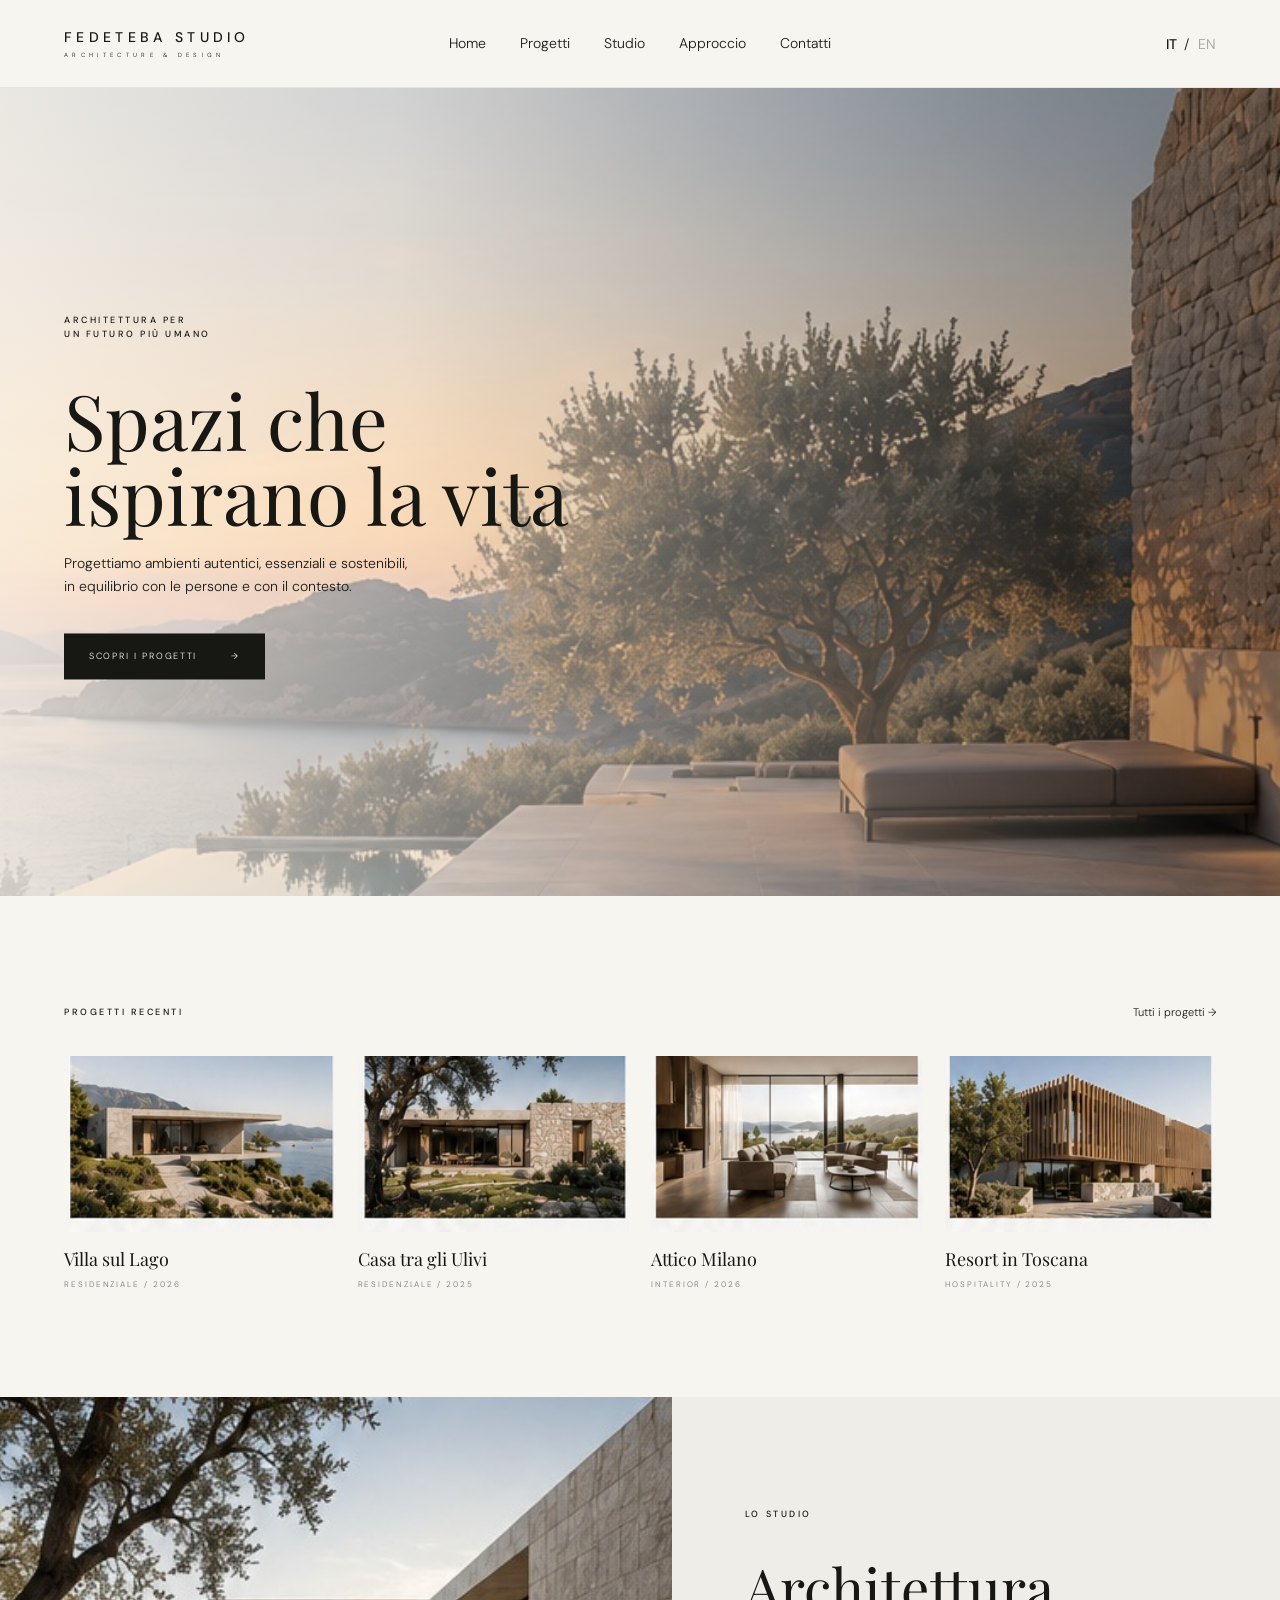
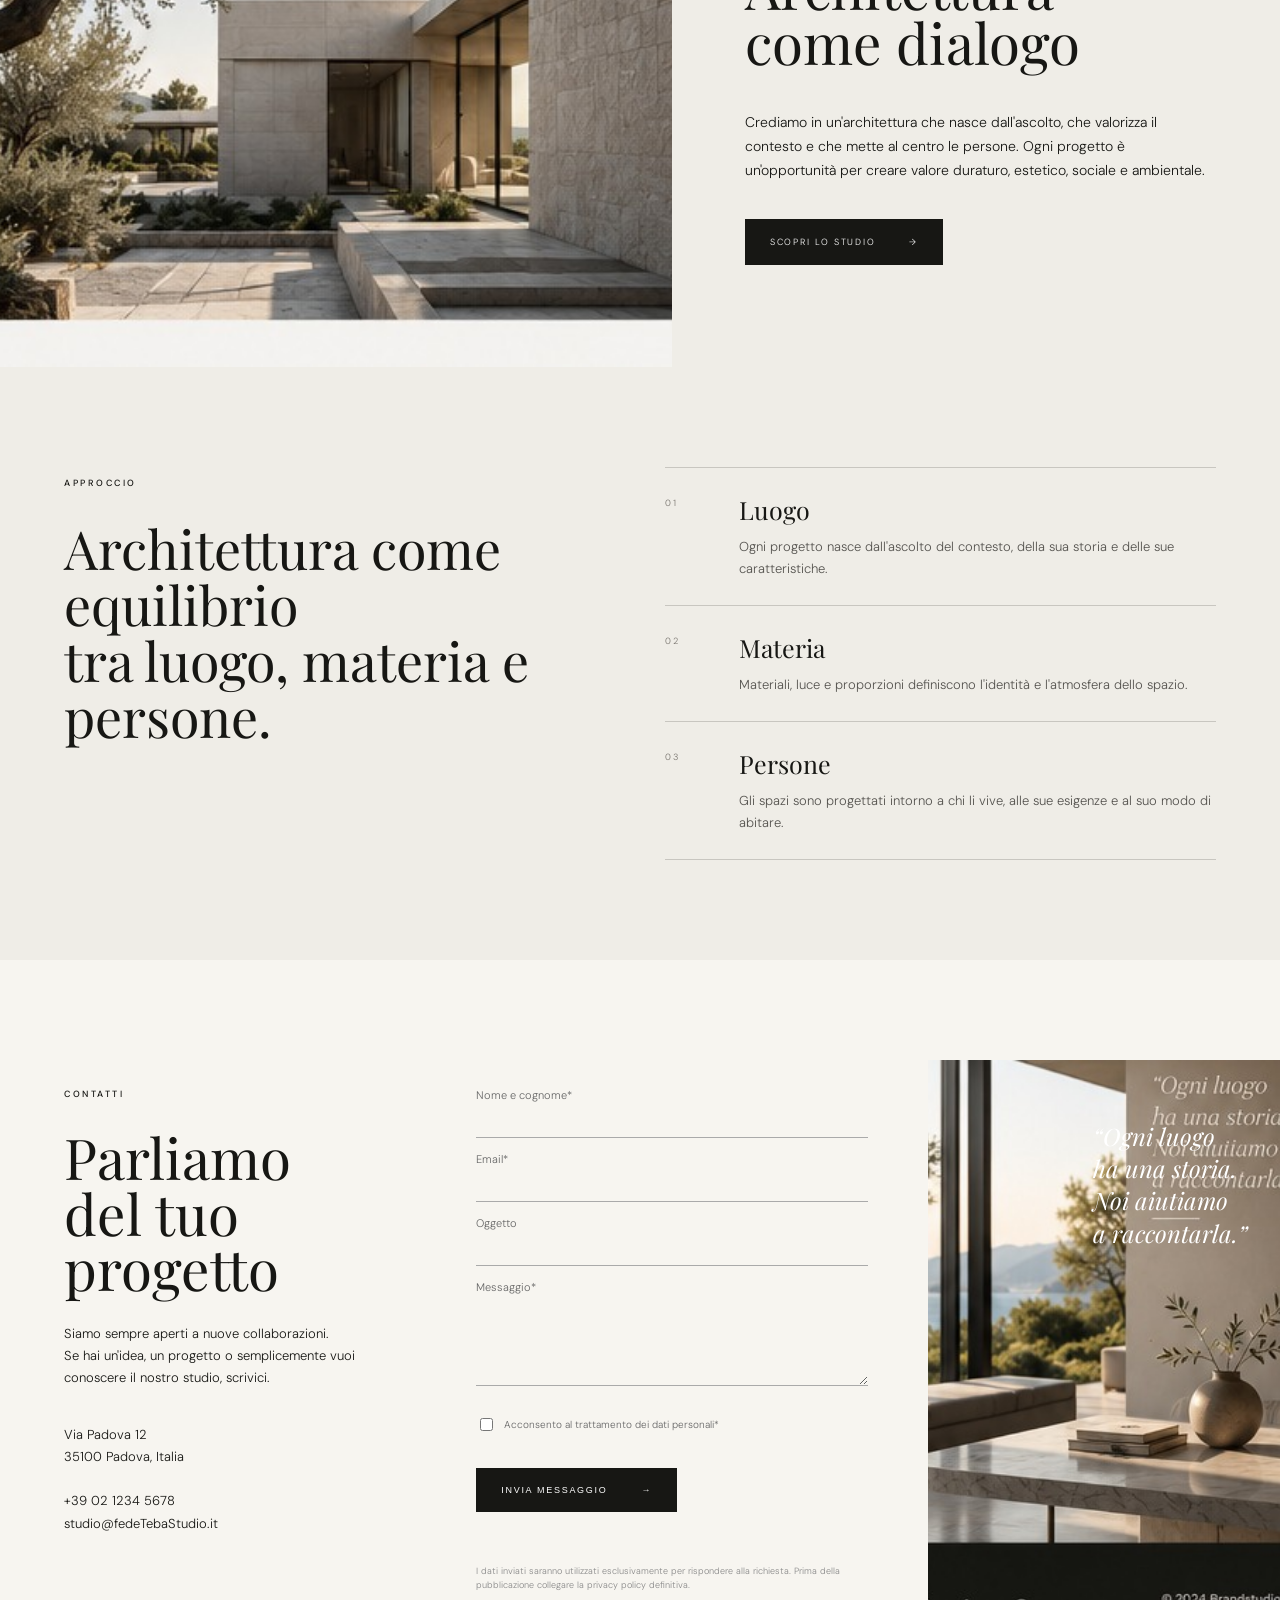
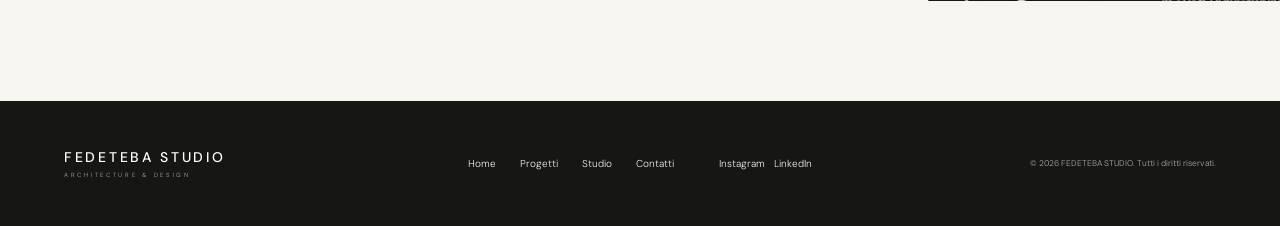
<file: index.html>
<!doctype html>
<html lang="it">
<head>
  <meta charset="utf-8">
  <meta name="viewport" content="width=device-width,initial-scale=1">
  <meta name="description" content="Studio di architettura — progetti residenziali, interior e hospitality.">
  <title data-i18n-title="meta.title">FEDETEBA STUDIO — Architecture & Design</title>
  <link rel="preconnect" href="https://fonts.googleapis.com">
  <link rel="preconnect" href="https://fonts.gstatic.com" crossorigin>
  <link href="https://fonts.googleapis.com/css2?family=DM+Sans:wght@300;400;500&family=Playfair+Display:wght@400;500&display=swap" rel="stylesheet">
  <link rel="stylesheet" href="assets/css/style.css">
  <script defer src="assets/js/i18n.js"></script>
  <script defer src="assets/js/main.js"></script>
</head>
<body>
<header class="site-header">
  <a class="brand" href="#home"><strong>FEDETEBA STUDIO</strong><span>ARCHITECTURE & DESIGN</span></a>
  <button class="menu-toggle" aria-label="Apri menu" aria-expanded="false">Menu</button>
  <nav class="nav">
    <a href="#home" data-i18n="nav.home">Home</a><a href="#progetti" data-i18n="nav.projects">Progetti</a><a href="#studio" data-i18n="nav.studio">Studio</a>
    <a href="#approccio" data-i18n="nav.approach">Approccio</a><a href="#contatti" data-i18n="nav.contacts">Contatti</a>
  </nav>
  <div class="lang"><button type="button" data-lang="it" class="active">IT</button><span>/</span><button type="button" data-lang="en">EN</button></div>
</header>

<main>
<section class="hero" id="home">
  <picture class="hero-picture">
    <source media="(max-width: 600px)" srcset="assets/images/hero/hero-mobile.jpg">
    <picture class="hero-picture">
    <source media="(max-width: 600px)" srcset="assets/images/hero/hero-mobile.jpg">
    <img src="assets/images/hero/hero-main.jpg" alt="Progetto architettonico contemporaneo sul paesaggio">
  </picture>
  </picture>
  <div class="hero-shade"></div>
  <div class="hero-copy">
    <p class="eyebrow" data-i18n-html="hero.eyebrow">ARCHITETTURA PER<br>UN FUTURO PIÙ UMANO</p>
    <h1 data-i18n-html="hero.title">Spazi che<br>ispirano la vita</h1>
    <p data-i18n-html="hero.description">Progettiamo ambienti autentici, essenziali e sostenibili,<br>in equilibrio con le persone e con il contesto.</p>
    <a class="button" href="progetti.html"><span data-i18n="hero.cta">SCOPRI I PROGETTI</span> <span>→</span></a>
  </div>
</section>

<section class="projects section" id="progetti">
  <div class="section-head"><p class="eyebrow" data-i18n="projects.eyebrow">PROGETTI RECENTI</p><a href="progetti.html" data-i18n="projects.all">Tutti i progetti →</a></div>
  <div class="project-grid">
    <a class="project-card" href="progetto.html"><div class="image"><img src="assets/images/projects/project-1.jpg" alt="Villa sul Lago"></div><h3 data-i18n="projects.items.0.title">Villa sul Lago</h3><p data-i18n="projects.items.0.meta">RESIDENZIALE / 2026</p></a>
    <a class="project-card" href="progetto.html"><div class="image"><img src="assets/images/projects/project-2.jpg" alt="Casa tra gli Ulivi"></div><h3 data-i18n="projects.items.1.title">Casa tra gli Ulivi</h3><p data-i18n="projects.items.1.meta">RESIDENZIALE / 2025</p></a>
    <a class="project-card" href="progetto.html"><div class="image"><img src="assets/images/projects/project-3.jpg" alt="Attico Milano"></div><h3 data-i18n="projects.items.2.title">Attico Milano</h3><p data-i18n="projects.items.2.meta">INTERIOR / 2026</p></a>
    <a class="project-card" href="progetto.html"><div class="image"><img src="assets/images/projects/project-4.jpg" alt="Resort in Toscana"></div><h3 data-i18n="projects.items.3.title">Resort in Toscana</h3><p data-i18n="projects.items.3.meta">HOSPITALITY / 2025</p></a>
  </div>
</section>

<section class="studio-split" id="studio">
  <div class="studio-image"><img src="assets/images/studio/studio-2.jpg" alt="Architettura dello studio"></div>
  <div class="studio-copy">
    <p class="eyebrow" data-i18n="studio.eyebrow">LO STUDIO</p><h2 data-i18n-html="studio.title">Architettura<br>come dialogo</h2>
    <p data-i18n="studio.text">Crediamo in un'architettura che nasce dall'ascolto, che valorizza il contesto e che mette al centro le persone. Ogni progetto è un'opportunità per creare valore duraturo, estetico, sociale e ambientale.</p>
    <a class="button" href="studio.html"><span data-i18n="studio.cta">SCOPRI LO STUDIO</span> <span>→</span></a>
  </div>
</section>

<!-- =========================================================
     APPROCCIO
========================================================= -->
<section class="approach section" id="approccio">
  <div class="approach-head">
    <p class="eyebrow" data-i18n="approach.eyebrow">APPROCCIO</p>

    <h2 data-i18n-html="approach.title">
      Architettura come equilibrio<br>
      tra luogo, materia e persone.
    </h2>
  </div>

  <div class="approach-principles">
    <article class="approach-item">
      <span class="approach-number">01</span>
      <div>
        <h3 data-i18n="approach.items.0.title">Luogo</h3>
        <p data-i18n="approach.items.0.text">
          Ogni progetto nasce dall'ascolto del contesto, della sua storia e delle sue caratteristiche.
        </p>
      </div>
    </article>

    <article class="approach-item">
      <span class="approach-number">02</span>
      <div>
        <h3 data-i18n="approach.items.1.title">Materia</h3>
        <p data-i18n="approach.items.1.text">
          Materiali, luce e proporzioni definiscono l'identità e l'atmosfera dello spazio.
        </p>
      </div>
    </article>

    <article class="approach-item">
      <span class="approach-number">03</span>
      <div>
        <h3 data-i18n="approach.items.2.title">Persone</h3>
        <p data-i18n="approach.items.2.text">
          Gli spazi sono progettati intorno a chi li vive, alle sue esigenze e al suo modo di abitare.
        </p>
      </div>
    </article>
  </div>
</section>


<section class="contact section" id="contatti">
  <div class="contact-intro">
    <p class="eyebrow" data-i18n="contact.eyebrow">CONTATTI</p><h2 data-i18n-html="contact.title">Parliamo<br>del tuo progetto</h2>
    <p data-i18n-html="contact.intro">Siamo sempre aperti a nuove collaborazioni.<br>Se hai un'idea, un progetto o semplicemente vuoi conoscere il nostro studio, scrivici.</p>
    <address>Via Padova 12<br>35100 Padova, Italia<br><br>+39 02 1234 5678<br><a href="mailto:studio@fedeTebaStudio.it">studio@fedeTebaStudio.it</a></address>
  </div>
  <form class="contact-form" id="contact-form" action="https://formspree.io/f/mqpabzaw" method="POST">
    <input
    	type="text"
    	name="_gotcha"
    	class="form-honeypot"
    	tabindex="-1"
    	autocomplete="off"
    	aria-hidden="true"
    >
    
    <label><span data-i18n="contact.name">Nome e cognome*</span><input required name="name" autocomplete="name"></label>
    <label><span data-i18n="contact.email">Email*</span><input required type="email" name="email" autocomplete="email"></label>
    <label><span data-i18n="contact.subject">Oggetto</span><input name="subject"></label>
    <label><span data-i18n="contact.message">Messaggio*</span><textarea required name="message" rows="5"></textarea></label>
    <label class="consent"><input required type="checkbox" name="privacy" value="accepted"> <span data-i18n="contact.consent">Acconsento al trattamento dei dati personali*</span></label>

    <button class="button contact-submit" type="submit">
      <span class="submit-label" data-i18n="contact.submit">INVIA MESSAGGIO</span>
      <span class="submit-arrow">→</span>
    </button>

    <p class="form-status" id="form-status" role="status" aria-live="polite"></p>
    <p class="form-note" data-i18n="contact.note">I dati inviati saranno utilizzati esclusivamente per rispondere alla richiesta. Prima della pubblicazione collegare la privacy policy definitiva.</p>
  </form>
  <div class="contact-image"><img src="assets/images/contact/contact-bg.jpg" alt="Interno contemporaneo"><blockquote data-i18n-html="contact.quote">“Ogni luogo<br>ha una storia.<br>Noi aiutiamo<br>a raccontarla.”</blockquote></div>
</section>
</main>

<footer>
  <a class="brand inverse" href="#home"><strong>FEDETEBA STUDIO</strong><span>ARCHITECTURE & DESIGN</span></a>
  <nav><a href="#home">Home</a><a href="#progetti">Progetti</a><a href="#studio">Studio</a><a href="#contatti">Contatti</a></nav>
  <div><a href="#">Instagram</a> &nbsp; <a href="#">LinkedIn</a></div>
  <small>© <span id="year"></span> FEDETEBA STUDIO. <span data-i18n="footer.rights">Tutti i diritti riservati.</span></small>
</footer>
</body>
</html>
</file>
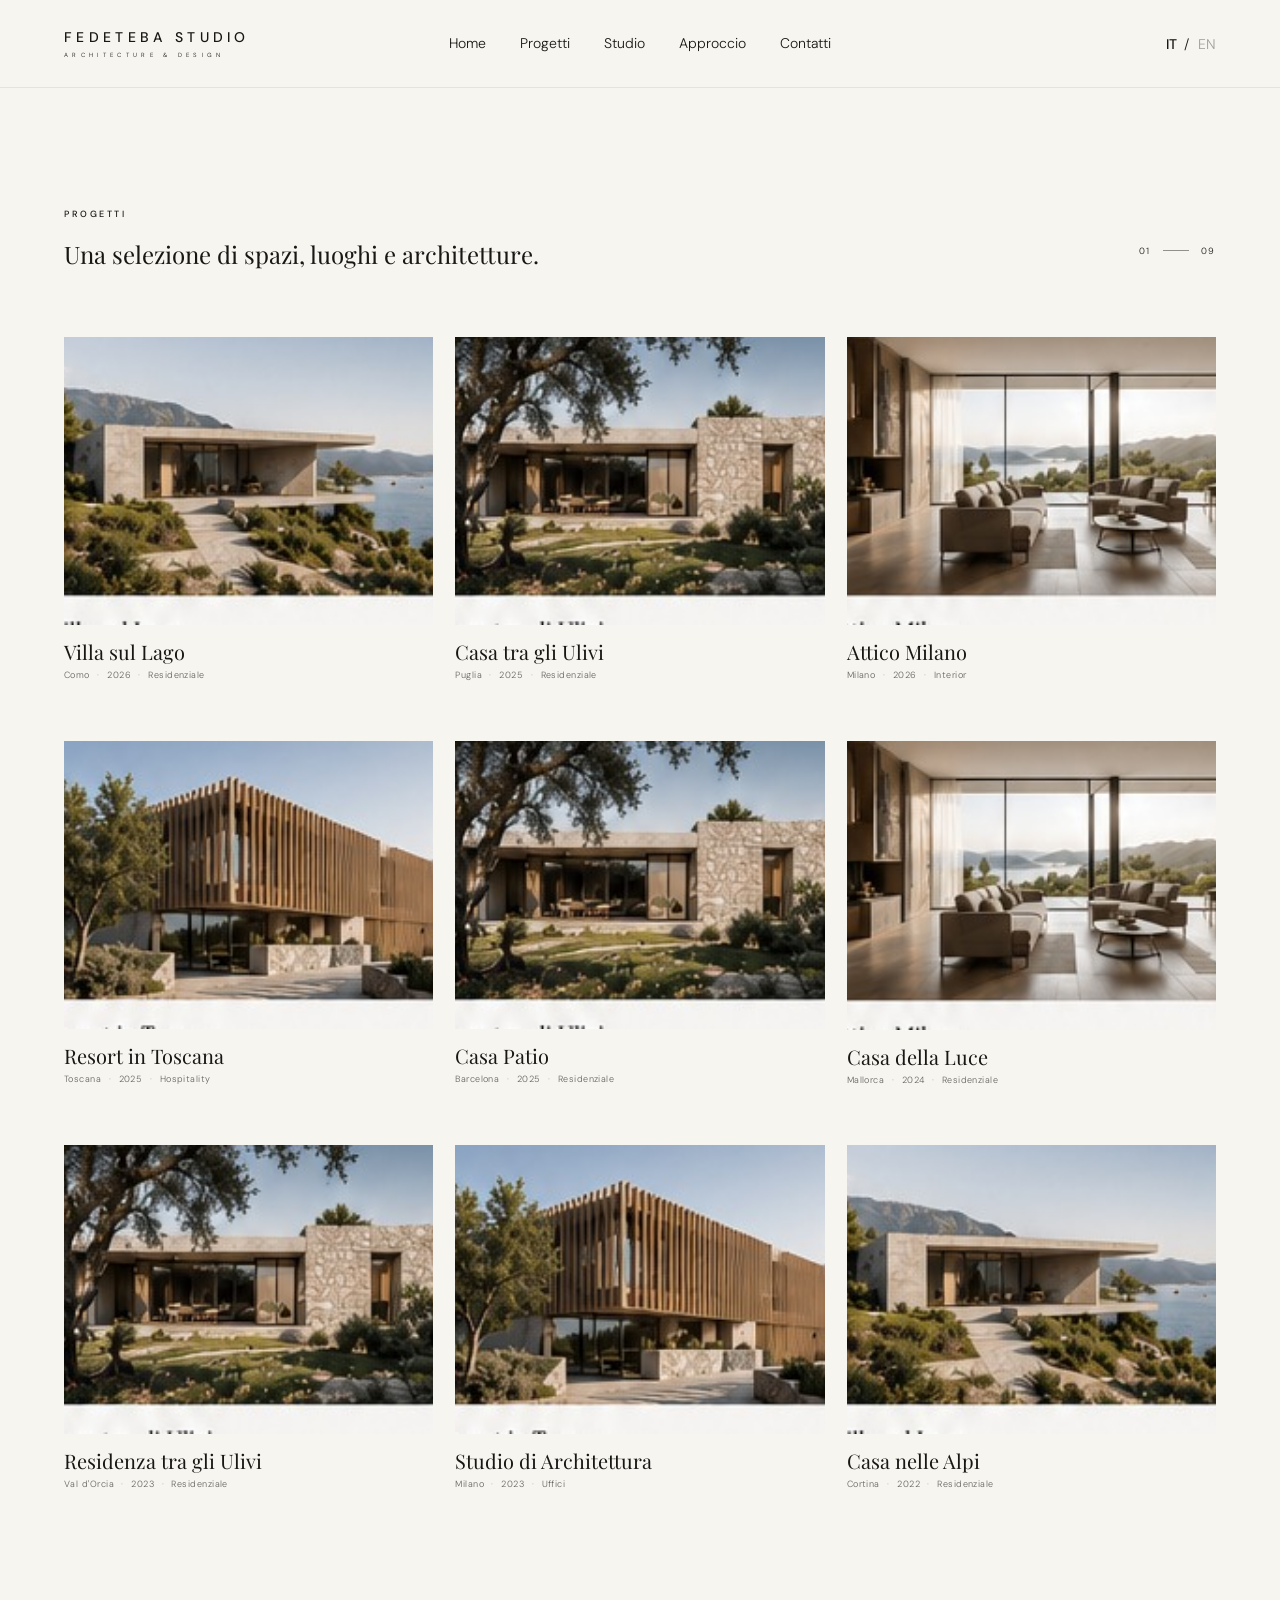
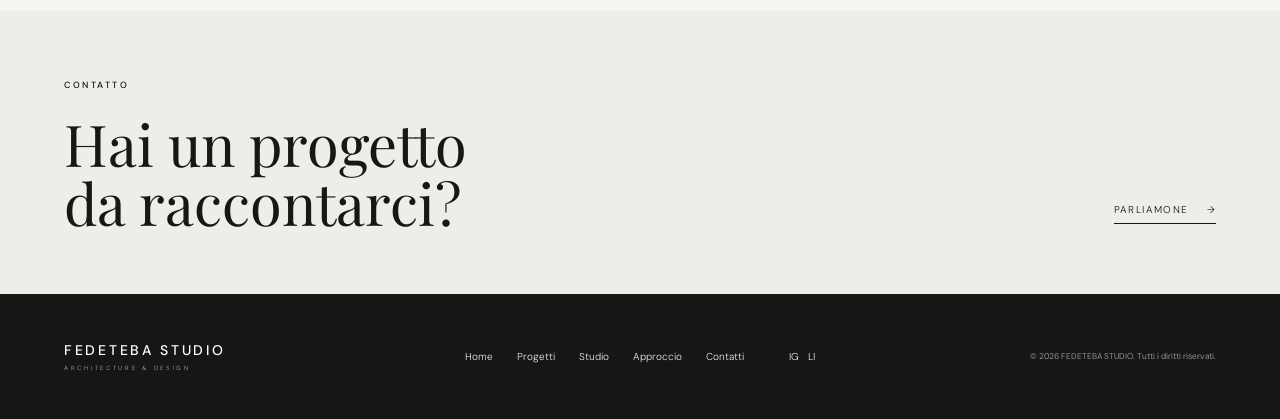
<file: progetti.html>
<!doctype html>
<html lang="it">
<head>
  <meta charset="utf-8">
  <meta name="viewport" content="width=device-width,initial-scale=1">
  <meta name="description" content="Una selezione dei progetti di FEDETEBA STUDIO.">
  <title data-i18n-title="portfolio.meta_title">Progetti — FEDETEBA STUDIO</title>

  <link rel="preconnect" href="https://fonts.googleapis.com">
  <link rel="preconnect" href="https://fonts.gstatic.com" crossorigin>
  <link href="https://fonts.googleapis.com/css2?family=DM+Sans:wght@300;400;500&family=Playfair+Display:wght@400;500&display=swap" rel="stylesheet">
  <link rel="stylesheet" href="assets/css/style.css">

  <script defer src="assets/js/i18n.js"></script>
  <script defer src="assets/js/main.js"></script>
  <script defer src="assets/js/projects.js"></script>
</head>

<body class="projects-page">

<header class="site-header">
  <a class="brand" href="index.html"><strong>FEDETEBA STUDIO</strong><span>ARCHITECTURE & DESIGN</span></a>

  <button class="menu-toggle" aria-label="Apri menu" aria-expanded="false" data-i18n="nav.menu">Menu</button>

  <nav class="nav">
    <a href="index.html" data-i18n="nav.home">Home</a>
    <a href="progetti.html" data-i18n="nav.projects">Progetti</a>
    <a href="index.html#studio" data-i18n="nav.studio">Studio</a>
    <a href="index.html#approccio" data-i18n="nav.approach">Approccio</a>
    <a href="index.html#contatti" data-i18n="nav.contacts">Contatti</a>
  </nav>

  <div class="lang">
    <button type="button" data-lang="it" class="active">IT</button>
    <span>/</span>
    <button type="button" data-lang="en">EN</button>
  </div>
</header>

<main>
  <section class="portfolio-intro">
    <p class="eyebrow" data-i18n="portfolio.eyebrow">PROGETTI</p>

    <div class="portfolio-intro-row">
      <h1 data-i18n-html="portfolio.title">Una selezione di spazi,<br>luoghi e architetture.</h1>
      <p class="portfolio-count"><span>01</span><i></i><span id="portfolio-total">09</span></p>
    </div>
  </section>

  <section class="portfolio-list" aria-label="Portfolio">
    <div class="portfolio-grid" id="portfolio-grid"></div>
  </section>

  <section class="portfolio-cta">
    <div>
      <p class="eyebrow" data-i18n="portfolio.cta_eyebrow">CONTATTO</p>
      <h2 data-i18n-html="portfolio.cta_title">Hai un progetto<br>da raccontarci?</h2>
    </div>

    <a href="index.html#contatti" class="portfolio-cta-link">
      <span data-i18n="portfolio.cta_link">PARLIAMONE</span>
      <span>→</span>
    </a>
  </section>
</main>

<footer>
  <a class="brand inverse" href="index.html"><strong>FEDETEBA STUDIO</strong><span>ARCHITECTURE & DESIGN</span></a>
  <nav>
    <a href="index.html" data-i18n="nav.home">Home</a>
    <a href="progetti.html" data-i18n="nav.projects">Progetti</a>
    <a href="index.html#studio" data-i18n="nav.studio">Studio</a>
    <a href="index.html#approccio" data-i18n="nav.approach">Approccio</a>
    <a href="index.html#contatti" data-i18n="nav.contacts">Contatti</a>
  </nav>
  <div>IG&nbsp;&nbsp;&nbsp;LI</div>
  <small>© <span id="year"></span> FEDETEBA STUDIO. <span data-i18n="footer.rights">Tutti i diritti riservati.</span></small>
</footer>

</body>
</html>
</file>
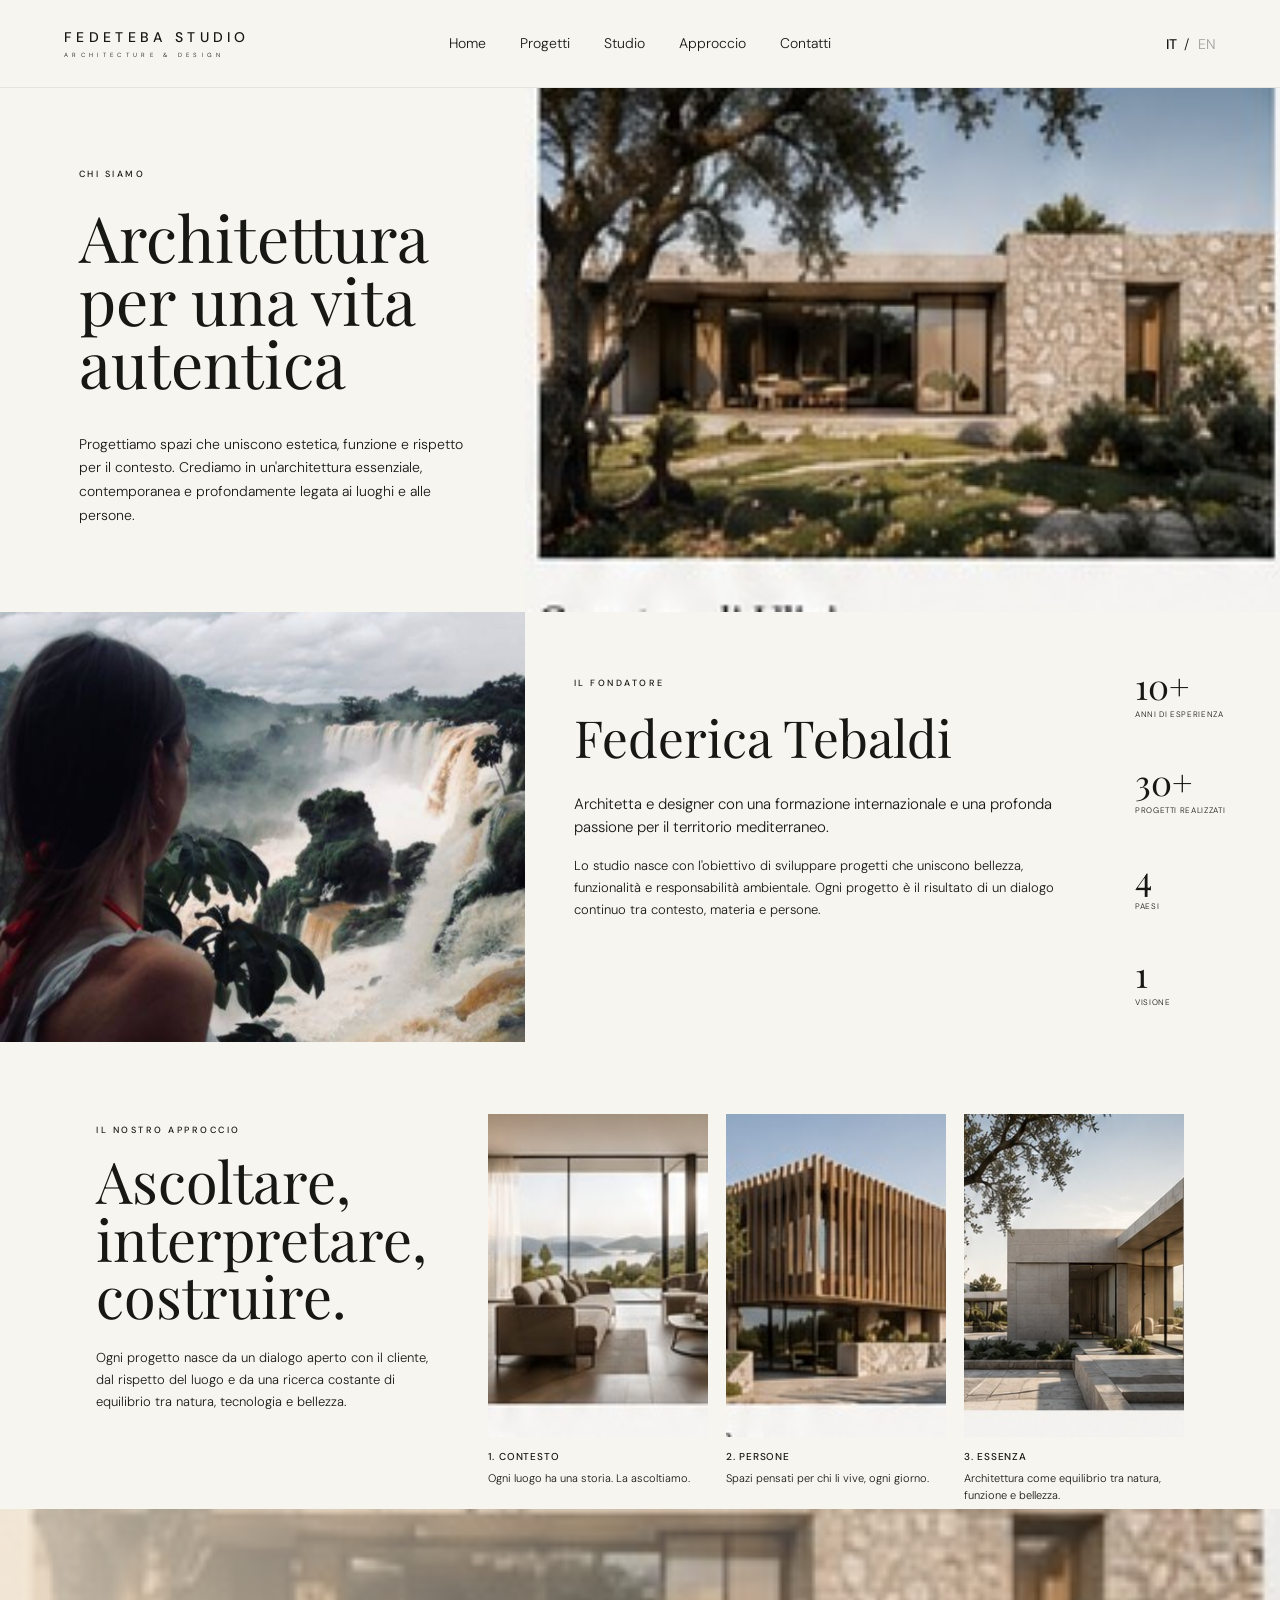
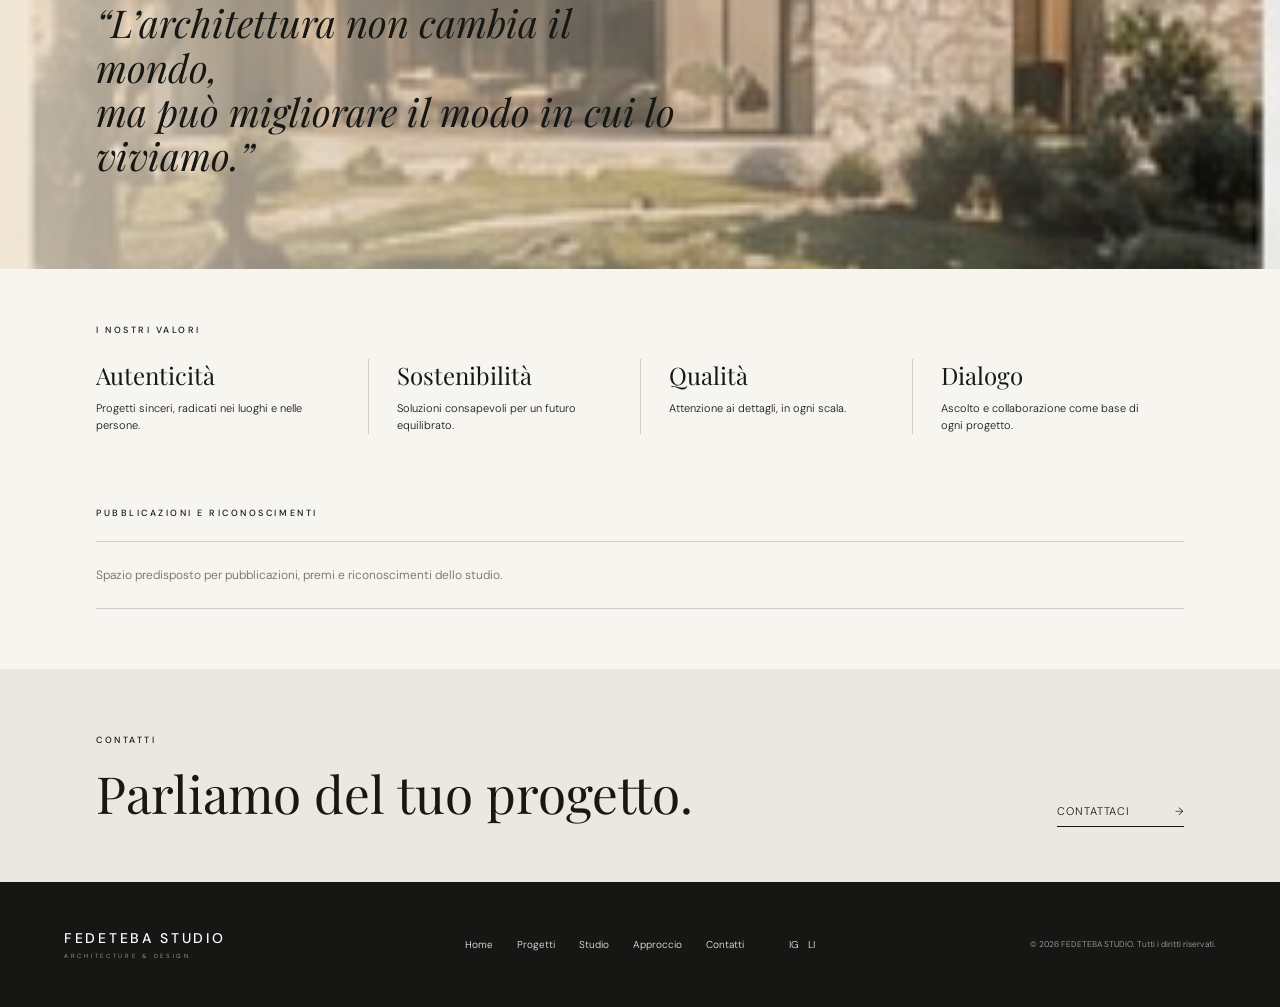
<file: studio.html>
<!doctype html>
<html lang="it">
<head>
  <meta charset="utf-8">
  <meta name="viewport" content="width=device-width,initial-scale=1">
  <meta name="description" content="FEDETEBA STUDIO — Lo studio, la visione e l'approccio progettuale.">
  <title>Studio — FEDETEBA STUDIO</title>
  <link rel="preconnect" href="https://fonts.googleapis.com">
  <link rel="preconnect" href="https://fonts.gstatic.com" crossorigin>
  <link href="https://fonts.googleapis.com/css2?family=DM+Sans:wght@300;400;500&family=Playfair+Display:ital,wght@0,400;0,500;1,400&display=swap" rel="stylesheet">
  <link rel="stylesheet" href="assets/css/style.css">
  <script defer src="assets/js/i18n.js"></script>
  <script defer src="assets/js/main.js"></script>
</head>
<body class="studio-page">

<header class="site-header">
  <a class="brand" href="index.html"><strong>FEDETEBA STUDIO</strong><span>ARCHITECTURE & DESIGN</span></a>
  <button class="menu-toggle" aria-label="Apri menu" aria-expanded="false" data-i18n="nav.menu">Menu</button>
  <nav class="nav">
    <a href="index.html" data-i18n="nav.home">Home</a>
    <a href="progetti.html" data-i18n="nav.projects">Progetti</a>
    <a href="studio.html" class="active" data-i18n="nav.studio">Studio</a>
    <a href="index.html#approccio" data-i18n="nav.approach">Approccio</a>
    <a href="index.html#contatti" data-i18n="nav.contacts">Contatti</a>
  </nav>
  <div class="lang"><button type="button" data-lang="it" class="active">IT</button><span>/</span><button type="button" data-lang="en">EN</button></div>
</header>

<main>
  <section class="studio-page-hero">
    <div class="studio-page-hero-copy">
      <p class="eyebrow" data-i18n="studio_page.hero.eyebrow">CHI SIAMO</p>
      <h1 data-i18n-html="studio_page.hero.title">Architettura<br>per una vita autentica</h1>
      <p data-i18n="studio_page.hero.text">Progettiamo spazi che uniscono estetica, funzione e rispetto per il contesto. Crediamo in un'architettura essenziale, contemporanea e profondamente legata ai luoghi e alle persone.</p>
    </div>
    <figure class="studio-page-hero-image">
      <img src="assets/images/studio/studio-hero.jpg" alt="" data-i18n-alt="studio_page.hero.image_alt">
    </figure>
  </section>

  <section class="studio-founder">
    <figure class="studio-founder-image">
      <img src="assets/images/studio/studio-1.png" alt="" data-i18n-alt="studio_page.founder.image_alt">
    </figure>
    <div class="studio-founder-copy">
      <p class="eyebrow" data-i18n="studio_page.founder.eyebrow">IL FONDATORE</p>
      <h2 data-i18n="studio_page.founder.name">Federica Tebaldi</h2>
      <p class="studio-founder-lead" data-i18n="studio_page.founder.lead">Architetto e designer con una formazione internazionale e una profonda passione per il territorio mediterraneo.</p>
      <p data-i18n="studio_page.founder.text">Lo studio nasce con l'obiettivo di sviluppare progetti che uniscono bellezza, funzionalità e responsabilità ambientale. Ogni progetto è il risultato di un dialogo continuo tra contesto, materia e persone.</p>
    </div>
    <div class="studio-stats">
      <div><strong>10+</strong><span data-i18n="studio_page.stats.experience">ANNI DI ESPERIENZA</span></div>
      <div><strong>30+</strong><span data-i18n="studio_page.stats.projects">PROGETTI REALIZZATI</span></div>
      <div><strong>4</strong><span data-i18n="studio_page.stats.countries">PAESI</span></div>
      <div><strong>1</strong><span data-i18n="studio_page.stats.vision">VISIONE</span></div>
    </div>
  </section>

  <section class="studio-method" id="filosofia">
    <div class="studio-method-copy">
      <p class="eyebrow" data-i18n="studio_page.method.eyebrow">IL NOSTRO APPROCCIO</p>
      <h2 data-i18n-html="studio_page.method.title">Ascoltare,<br>interpretare, costruire.</h2>
      <p data-i18n="studio_page.method.text">Ogni progetto nasce da un dialogo aperto con il cliente, dal rispetto del luogo e da una ricerca costante di equilibrio tra natura, tecnologia e bellezza.</p>
    </div>
    <div class="studio-method-grid">
      <article><img src="assets/images/studio/studio-approach-1.jpg" alt=""><h3><span>1.</span> <span data-i18n="studio_page.method.items.0.title">CONTESTO</span></h3><p data-i18n="studio_page.method.items.0.text">Ogni luogo ha una storia. La ascoltiamo.</p></article>
      <article><img src="assets/images/studio/studio-approach-2.jpg" alt=""><h3><span>2.</span> <span data-i18n="studio_page.method.items.1.title">PERSONE</span></h3><p data-i18n="studio_page.method.items.1.text">Spazi pensati per chi li vive, ogni giorno.</p></article>
      <article><img src="assets/images/studio/studio-2.jpg" alt=""><h3><span>3.</span> <span data-i18n="studio_page.method.items.2.title">ESSENZA</span></h3><p data-i18n="studio_page.method.items.2.text">Architettura come equilibrio tra natura, funzione e bellezza.</p></article>
    </div>
  </section>

  <section class="studio-manifesto">
    <div class="studio-manifesto-shade"></div>
    <blockquote data-i18n-html="studio_page.manifesto">“L’architettura non cambia il mondo,<br>ma può migliorare il modo in cui lo viviamo.”</blockquote>
  </section>

  <section class="studio-values">
    <p class="eyebrow" data-i18n="studio_page.values.eyebrow">I NOSTRI VALORI</p>
    <div class="studio-values-grid">
      <article><h3 data-i18n="studio_page.values.items.0.title">Autenticità</h3><p data-i18n="studio_page.values.items.0.text">Progetti sinceri, radicati nei luoghi e nelle persone.</p></article>
      <article><h3 data-i18n="studio_page.values.items.1.title">Sostenibilità</h3><p data-i18n="studio_page.values.items.1.text">Soluzioni consapevoli per un futuro equilibrato.</p></article>
      <article><h3 data-i18n="studio_page.values.items.2.title">Qualità</h3><p data-i18n="studio_page.values.items.2.text">Attenzione ai dettagli, in ogni scala.</p></article>
      <article><h3 data-i18n="studio_page.values.items.3.title">Dialogo</h3><p data-i18n="studio_page.values.items.3.text">Ascolto e collaborazione come base di ogni progetto.</p></article>
    </div>
  </section>

  <section class="studio-publications">
    <p class="eyebrow" data-i18n="studio_page.publications.eyebrow">PUBBLICAZIONI E RICONOSCIMENTI</p>
    <div class="studio-publications-placeholder" data-i18n="studio_page.publications.placeholder">Spazio predisposto per pubblicazioni, premi e riconoscimenti dello studio.</div>
  </section>

  <section class="studio-contact-cta">
    <div><p class="eyebrow" data-i18n="studio_page.contact.eyebrow">CONTATTI</p><h2 data-i18n="studio_page.contact.title">Parliamo del tuo progetto.</h2></div>
    <a href="index.html#contatti"><span data-i18n="studio_page.contact.cta">CONTATTACI</span><span>→</span></a>
  </section>
</main>

<footer>
  <a class="brand inverse" href="index.html"><strong>FEDETEBA STUDIO</strong><span>ARCHITECTURE & DESIGN</span></a>
  <nav><a href="index.html" data-i18n="nav.home">Home</a><a href="progetti.html" data-i18n="nav.projects">Progetti</a><a href="studio.html" data-i18n="nav.studio">Studio</a><a href="index.html#approccio" data-i18n="nav.approach">Approccio</a><a href="index.html#contatti" data-i18n="nav.contacts">Contatti</a></nav>
  <div>IG&nbsp;&nbsp;&nbsp;LI</div>
  <small>© <span id="year"></span> FEDETEBA STUDIO. <span data-i18n="footer.rights">Tutti i diritti riservati.</span></small>
</footer>
</body>
</html>
</file>
<file: assets/css/style.css>
/* =========================================================
   RESET & BASE
========================================================= */

* {
    box-sizing: border-box;
}

html {
    scroll-behavior: smooth;
}

body {
    margin: 0;
    color: #171714;
    background: #f7f5f0;
    font-family: "DM Sans", sans-serif;
    font-weight: 300;
}

a {
    color: inherit;
    text-decoration: none;
}

img {
    display: block;
    width: 100%;
    height: 100%;
    object-fit: cover;
}


/* =========================================================
   HEADER
========================================================= */

.site-header {
    height: 88px;
    position: sticky;
    z-index: 100;
    top: 0;
    left: 0;
    width: 100%;

    display: grid;
    grid-template-columns: 1fr auto 1fr;
    align-items: center;

    padding: 0 5%;

    background: #f7f5f0;
    color: #171714;

    border-bottom: 1px solid rgba(23, 23, 20, 0.08);

    transition:
        height 0.35s ease,
        background 0.35s ease,
        box-shadow 0.35s ease;
}


/* =========================================================
   HEADER DURANTE LO SCROLL
========================================================= */

.site-header.header-scrolled {
    height: 72px;

    background: rgba(247, 245, 240, 0.96);
    border-bottom: 1px solid rgba(23, 23, 20, 0.06);
    box-shadow: 0 4px 24px rgba(0, 0, 0, 0.06);

    backdrop-filter: blur(12px);
    -webkit-backdrop-filter: blur(12px);
}



/* =========================================================
   BRAND / LOGO
========================================================= */

.brand {
    display: flex;
    flex-direction: column;
    width: max-content;
    letter-spacing: 0.27em;
}

.brand strong {
    font-size: 14px;
    font-weight: 500;
}

.brand span {
    font-size: 6px;
    margin-top: 5px;
}


/* =========================================================
   NAVIGATION
========================================================= */

.nav {
    display: flex;
    gap: 34px;
    font-size: 14px;
}

.nav a {
    padding: 10px 0;
    border-bottom: 1px solid transparent;
}

.nav a:hover {
    border-color: currentColor;
}


/* =========================================================
   LANGUAGE SELECTOR
========================================================= */

.lang {
    justify-self: end;
    display: flex;
    align-items: center;
    gap: 7px;

    font-size: 14px;
    letter-spacing: 0.12em;
}

.lang button {
    border: 0;
    background: none;
    padding: 4px 0;

    font: inherit;
    color: inherit;
    cursor: pointer;

    opacity: 0.38;

    transition: opacity 0.25s ease;
}

.lang button:hover {
    opacity: 0.7;
}

.lang button.active {
    opacity: 1;
    font-weight: 500;
}


/* =========================================================
   MOBILE MENU BUTTON
========================================================= */

.menu-toggle {
    display: none;
}


/* =========================================================
   HERO
========================================================= */

.hero {
    height: min(808px, calc(100vh - 88px));
    min-height: 650px;

    position: relative;
    overflow: hidden;
}

.hero-picture {
    position: absolute;
    inset: 0;
}

.hero-picture img {
    width: 100%;
    height: 100%;
    object-fit: cover;
}


/* Hero overlay */

.hero-shade {
    position: absolute;
    inset: 0;

    background: linear-gradient(
        90deg,
        rgba(247, 243, 235, 0.83) 0%,
        rgba(247, 243, 235, 0.55) 31%,
        rgba(0, 0, 0, 0.33) 99%
    );
}


/* Hero text */

.hero-copy {
    position: absolute;

    left: 5%;
    top: 50%;

    max-width: 540px;

    transform: translateY(-50%);
}

.eyebrow {
    font-size: 9px;
    letter-spacing: 0.28em;
    font-weight: 500;
    line-height: 1.6;
}

.hero h1,
.studio-copy h2,
.contact h2 {
    font-family: "Playfair Display", serif;
    font-weight: 400;
    line-height: 0.98;
}

.hero h1 {
    font-size: clamp(55px, 6vw, 88px);
    margin: 40px 0 20px;
}

.hero-copy > p:not(.eyebrow) {
    font-size: 14px;
    line-height: 1.6;
}


/* Hero counter */

.hero-index {
    position: absolute;

    bottom: 35px;
    left: 5%;

    font-size: 9px;
    letter-spacing: 0.2em;
}


/* =========================================================
   BUTTONS
========================================================= */

.button {
    display: inline-flex;
    align-items: center;
    gap: 34px;

    background: #171714;
    color: #ffffff;

    border: 0;

    padding: 17px 25px;
    margin-top: 22px;

    font-size: 9px;
    letter-spacing: 0.19em;

    cursor: pointer;
}

.button:hover {
    opacity: 0.82;
}


/* =========================================================
   GENERAL SECTIONS
========================================================= */

.section {
    padding: 100px 5%;
}

.section-head {
    display: flex;
    justify-content: space-between;
    align-items: center;

    margin-bottom: 28px;
}

.section-head > a {
    font-size: 11px;
}


/* =========================================================
   PROJECTS
========================================================= */

.project-grid {
    display: grid;
    grid-template-columns: repeat(4, 1fr);
    gap: 22px;
}

.project-card .image {
    aspect-ratio: 1.55;
    overflow: hidden;
}

.project-card img {
    transition: transform 0.7s ease;
}

.project-card:hover img {
    transform: scale(1.035);
}

.project-card h3 {
    font-family: "Playfair Display", serif;
    font-weight: 400;

    font-size: 18px;

    margin: 15px 0 7px;
}

.project-card p {
    font-size: 8px;
    letter-spacing: 0.24em;
    color: #777777;
}


/* =========================================================
   STUDIO
========================================================= */

.studio-split {
    display: grid;
    grid-template-columns: 1.05fr 0.95fr;

    min-height: 570px;

    background: #efede7;
}

.studio-copy {
    position: relative;

    padding: 10% 12%;

    display: flex;
    flex-direction: column;
    justify-content: center;
}

.studio-copy h2,
.contact h2 {
    font-size: clamp(45px, 4.4vw, 68px);
    margin: 28px 0;
}

.studio-copy > p:not(.eyebrow) {
    max-width: 520px;

    line-height: 1.7;
    font-size: 14px;
}

.studio-copy .button {
    align-self: flex-start;
}

.chapter {
    position: absolute;

    right: 7%;
    bottom: 8%;

    font-family: "Playfair Display", serif;
    font-size: 42px;

    color: #d4d0c8;
}




/* =========================================================
   APPROACH
========================================================= */

.approach {
    display: grid;
    grid-template-columns: 0.95fr 1.05fr;
    gap: 8vw;

    background: #efede7;
}

.approach-head {
    max-width: 620px;
}

.approach-head h2 {
    margin: 30px 0 0;

    font-family: "Playfair Display", serif;
    font-size: clamp(42px, 4.2vw, 66px);
    font-weight: 400;
    line-height: 1.04;
}

.approach-principles {
    align-self: end;
}

.approach-item {
    display: grid;
    grid-template-columns: 54px 1fr;
    gap: 20px;

    padding: 25px 0;

    border-top: 1px solid rgba(23, 23, 20, 0.18);
}

.approach-item:last-child {
    border-bottom: 1px solid rgba(23, 23, 20, 0.18);
}

.approach-number {
    padding-top: 4px;

    font-size: 9px;
    letter-spacing: 0.18em;

    color: #77736d;
}

.approach-item h3 {
    margin: 0 0 10px;

    font-family: "Playfair Display", serif;
    font-size: 25px;
    font-weight: 400;
}

.approach-item p {
    max-width: 520px;
    margin: 0;

    font-size: 13px;
    line-height: 1.7;

    color: #55534f;
}


/* =========================================================
   CONTACT
========================================================= */

.contact {
    display: grid;
    grid-template-columns: 0.9fr 1fr 0.9fr;

    gap: 60px;

    padding-right: 0;
}

.contact-intro {
    padding-top: 18px;
}

.contact h2 {
    margin: 28px 0;
}

.contact-intro > p:not(.eyebrow),
address {
    font-size: 13px;
    line-height: 1.7;
    font-style: normal;
}

.contact-intro address {
    margin-top: 35px;
}


/* =========================================================
   CONTACT FORM
========================================================= */

.contact-form {
    padding-top: 28px;
}

.contact-form label:not(.consent) {
    display: block;

    font-size: 11px;
    color: #666666;
}

.contact-form input:not([type="checkbox"]),
.contact-form textarea {
    width: 100%;

    border: 0;
    border-bottom: 1px solid #aaaaaa;

    background: transparent;

    padding: 9px 0 12px;
    margin-bottom: 14px;

    outline: 0;

    font: inherit;
}

.contact-form textarea {
    resize: vertical;
}

.consent {
    display: flex;
    align-items: center;

    gap: 8px;

    font-size: 10px;
    color: #666666;

    margin: 12px 0;
}

.form-note {
    font-size: 9px;
    line-height: 1.5;

    color: #888888;

    max-width: 480px;
}


/* =========================================================
   CONTACT IMAGE
========================================================= */

.contact-image {
    position: relative;
    min-height: 510px;
}

.contact-image blockquote {
    position: absolute;

    right: 9%;
    top: 11%;

    margin: 0;

    color: #ffffff;

    font-family: "Playfair Display", serif;
    font-style: italic;

    font-size: 24px;
    line-height: 1.35;
}


/* =========================================================
   FOOTER
========================================================= */

footer {
    min-height: 125px;

    background: #161714;
    color: #eeeeee;

    padding: 35px 5%;

    display: grid;
    grid-template-columns: 1fr auto auto 1fr;
    align-items: center;

    gap: 45px;

    font-size: 10px;
}

footer nav {
    display: flex;
    gap: 24px;
}

footer small {
    justify-self: end;
    color: #aaaaaa;
}

.inverse strong {
    color: #ffffff;
}

.inverse span {
    color: #aaaaaa;
}


/* Anchor offset fallback */
section[id],
#approccio {
    scroll-margin-top: 74px;
}


/* =========================================================
   TABLET
   max-width: 900px
========================================================= */

@media (max-width: 900px) {

    .approach {
        grid-template-columns: 1fr;
        gap: 55px;
    }


    .site-header {
        grid-template-columns: 1fr auto;
    }

    .nav,
    .lang {
        display: none;
    }

    .menu-toggle {
        display: block;

        justify-self: end;

        background: none;
        border: 0;

        font: inherit;
        cursor: pointer;
    }

    .nav.open {
        display: flex;

        position: absolute;

        top: 72px;
        right: 5%;

        flex-direction: column;

        background: #f7f5f0;

        padding: 24px;
        gap: 10px;

        box-shadow: 0 10px 35px #0002;
    }

    .hero {
        height: calc(100vh - 88px);
        min-height: 650px;
    }

    .project-grid {
        grid-template-columns: repeat(2, 1fr);
    }

    .studio-split {
        grid-template-columns: 1fr;
    }

    .studio-image {
        height: 430px;
    }

    .contact {
        grid-template-columns: 1fr 1fr;
        padding-right: 5%;
    }

    .contact-image {
        grid-column: 1 / -1;
        height: 450px;
    }

    footer {
        grid-template-columns: 1fr 1fr;
    }

    footer small {
        justify-self: start;
    }
}


/* =========================================================
   MOBILE
   max-width: 600px
========================================================= */

@media (max-width: 600px) {

    .approach {
        gap: 42px;
    }

    .approach-head h2 {
        font-size: 44px;
    }

    .approach-item {
        grid-template-columns: 40px 1fr;
        gap: 12px;
        padding: 22px 0;
    }

    .approach-item h3 {
        font-size: 23px;
    }

    .approach-item p {
        font-size: 13px;
    }


    section[id],
    #approccio {
        scroll-margin-top: 66px;
    }

    .site-header {
        height: 72px;
    }

    .site-header.header-scrolled {
        height: 64px;
    }


    .nav.open {
        top: 64px;
    }

    .hero {
        height: calc(100svh - 72px);
        min-height: 680px;
    }

    .hero-shade {
        background: linear-gradient(
            90deg,
            rgba(247, 243, 235, 0.86) 0%,
            rgba(247, 243, 235, 0.20) 65%,
            rgba(0, 0, 0, 0.20) 100%
        );
    }

    .hero-copy {
        left: 7%;
        right: 7%;
        top: 50%;

        transform: translateY(-50%);
    }

    .hero h1 {
        font-size: 52px;
    }

    .hero-copy > p:not(.eyebrow) {
        max-width: 310px;
    }

    .section {
        padding: 60px 7%;
    }

    .project-grid {
        grid-template-columns: 1fr;
    }

    .studio-image {
        height: 330px;
    }

    .studio-copy {
        padding: 70px 7%;
    }

    .contact {
        grid-template-columns: 1fr;

        padding: 55px 7%;
    }

    .contact-image {
        grid-column: auto;
        height: 380px;
    }

    .contact h2 {
        font-size: 48px;
    }

    footer {
        grid-template-columns: 1fr;
        gap: 25px;
    }

    footer nav {
        flex-wrap: wrap;
    }
}


/* =========================================================
   CONTACT FORM · SUBMISSION STATES
========================================================= 

.contact-submit:disabled {
    cursor: wait;
    opacity: 0.58;
}

.form-status {
    min-height: 20px;
    margin: 14px 0 0;

    font-size: 11px;
    line-height: 1.5;

    opacity: 0;
    transition: opacity 0.25s ease;
}

.form-status.success,
.form-status.error {
    opacity: 1;
}

.form-status.success {
    color: #3f5a43;
}

.form-status.error {
    color: #8a3d35;
}
*/

/* =========================================================
   CONTACT FORM · SUBMISSION STATUS
========================================================= */


.form-status {

    min-height: 20px;

    margin: 24px 0 0;

    font-size: 20px;

    line-height: 1.35;

    font-weight: 400;

    opacity: 0;

    transition: opacity 0.35s ease;

}

.form-status.success,

.form-status.error {

    opacity: 1;

}
/* Messaggio inviato */
.form-status.success {

    color: #3f5a43;

}
/* Errore invio */
.form-status.error {

    color: #8a3d35;

}

.form-honeypot {

    position: absolute;

    left: -9999px;

    width: 1px;

    height: 1px;

    opacity: 0;

    pointer-events: none;

}

/* =========================================================
   PROJECTS PAGE
========================================================= */

.projects-page {
    background: #f7f5f0;
}

.portfolio-intro {
    padding: 110px 5% 70px;
}

.portfolio-intro-row {
    display: grid;
    grid-template-columns: 1fr auto;
    align-items: end;
    gap: 50px;

    margin-top: 22px;
}

.portfolio-intro h1 {
    max-width: 920px;
    margin: 0;

    font-family: "Playfair Display", serif;
    /*font-size: clamp(54px, 6.3vw, 96px);*/
    font-weight: 400;
    line-height: 0.98;
}

.portfolio-count {
    display: flex;
    align-items: center;
    gap: 12px;

    margin: 0 0 10px;

    font-size: 9px;
    letter-spacing: 0.18em;
}

.portfolio-count i {
    display: block;
    width: 26px;
    height: 1px;
    background: currentColor;
    opacity: 0.45;
}

.portfolio-list {
    padding: 0 5% 120px;
}

.portfolio-grid {
    display: grid;
    grid-template-columns: repeat(3, minmax(0, 1fr));
    column-gap: 22px;
    row-gap: 58px;
}

.portfolio-card {
    display: block;
}

.portfolio-image {
    aspect-ratio: 1.28;
    overflow: hidden;
    background: #ebe8e1;
}

.portfolio-image img {
    transition: transform 0.7s ease;
}

.portfolio-card:hover .portfolio-image img {
    transform: scale(1.025);
}

.portfolio-card h2 {
    margin: 15px 0 6px;

    font-family: "Playfair Display", serif;
    font-size: 20px;
    font-weight: 400;
    line-height: 1.15;
}

.portfolio-card p {
    margin: 0;

    font-size: 9px;
    line-height: 1.5;
    letter-spacing: 0.05em;

    color: #66635e;
}

.portfolio-card p span {
    margin: 0 4px;
    opacity: 0.55;
}

.portfolio-cta {
    min-height: 260px;

    display: flex;
    justify-content: space-between;
    align-items: end;
    gap: 50px;

    padding: 58px 5% 62px;

    background: #efede7;
}

.portfolio-cta h2 {
    margin: 22px 0 0;

    font-family: "Playfair Display", serif;
    font-size: clamp(42px, 4.5vw, 66px);
    font-weight: 400;
    line-height: 1.02;
}

.portfolio-cta-link {
    display: inline-flex;
    align-items: center;
    gap: 18px;

    padding-bottom: 7px;
    margin-bottom: 8px;

    border-bottom: 1px solid currentColor;

    font-size: 10px;
    letter-spacing: 0.14em;
}


/* Projects page responsive */

@media (max-width: 900px) {

    .portfolio-intro {
        padding-top: 85px;
    }

    .portfolio-grid {
        grid-template-columns: repeat(2, minmax(0, 1fr));
        row-gap: 48px;
    }
}

@media (max-width: 600px) {

    .portfolio-intro {
        padding: 70px 7% 50px;
    }

    .portfolio-intro-row {
        grid-template-columns: 1fr;
        gap: 28px;
    }

    .portfolio-intro h1 {
        font-size: 50px;
    }

    .portfolio-count {
        margin: 0;
    }

    .portfolio-list {
        padding: 0 7% 80px;
    }

    .portfolio-grid {
        grid-template-columns: 1fr;
        row-gap: 44px;
    }

    .portfolio-image {
        aspect-ratio: 1.35;
    }

    .portfolio-card h2 {
        font-size: 21px;
    }

    .portfolio-cta {
        min-height: 300px;
        flex-direction: column;
        align-items: flex-start;
        justify-content: space-between;

        padding: 55px 7%;
    }

    .portfolio-cta h2 {
        font-size: 46px;
    }
}


/* =========================================================
   SINGLE PROJECT
========================================================= */

.detail-intro {
    display: flex;
    justify-content: space-between;
    align-items: end;
    gap: 40px;
    padding: 72px 5% 42px;
}

.detail-intro h1 {
    margin: 18px 0 8px;
    font-family: "Playfair Display", serif;
    /*font-size: clamp(54px, 6vw, 88px);*/
    font-weight: 400;
    line-height: 0.98;
}

.detail-meta {
    display: flex;
    gap: 12px;
    margin: 0;
    font-size: 13px;
}

.detail-back {
    margin-bottom: 8px;
    padding-bottom: 6px;
    border-bottom: 1px solid currentColor;
    font-size: 9px;
    letter-spacing: 0.12em;
}

.detail-hero,
.gallery-image {
    display: block;
    width: 100%;
    padding: 0;
    border: 0;
    background: none;
    cursor: zoom-in;
}

.detail-hero {
    height: min(55vw, 600px);
    overflow: hidden;
}

.detail-hero img {
    transition: transform 0.8s ease;
}

.detail-hero:hover img {
    transform: scale(1.012);
}

.detail-story {
    display: grid;
    grid-template-columns: 1.15fr 0.85fr;
    gap: 10vw;
    padding: 72px 8%;
}

.detail-copy h2 {
    max-width: 600px;
    margin: 20px 0;
    font-family: "Playfair Display", serif;
    font-size: clamp(34px, 3.5vw, 52px);
    font-weight: 400;
    line-height: 1.05;
}

.detail-copy > p:last-child {
    max-width: 650px;
    font-size: 14px;
    line-height: 1.75;
}

.detail-facts {
    margin: 15px 0 0;
}

.detail-facts div {
    display: grid;
    grid-template-columns: 125px 1fr;
    gap: 20px;
    padding: 13px 0;
    border-bottom: 1px solid rgba(23,23,20,.18);
}

.detail-facts dt {
    font-size: 9px;
    letter-spacing: .12em;
}

.detail-facts dd {
    margin: 0;
    font-size: 12px;
}

.detail-gallery {
    display: grid;
    gap: 12px;
    padding: 0 8% 80px;
}

.gallery-full {
    aspect-ratio: 2.05;
}

.gallery-halves {
    display: grid;
    grid-template-columns: 1fr 1fr;
    gap: 12px;
}

.gallery-halves .gallery-image {
    aspect-ratio: 1.08;
}

.gallery-mixed {
    display: grid;
    grid-template-columns: .95fr 1.05fr;
    gap: 12px;
}

.gallery-portrait {
    aspect-ratio: .76;
}

.gallery-stack {
    display: grid;
    grid-template-rows: 1fr 1fr;
    gap: 12px;
}

.gallery-stack .gallery-image {
    min-height: 0;
}

.gallery-image {
    overflow: hidden;
}

.gallery-image img {
    transition: transform .7s ease;
}

.gallery-image:hover img {
    transform: scale(1.018);
}

.project-pagination {
    display: grid;
    grid-template-columns: 1fr auto 1fr;
    align-items: end;
    gap: 30px;
    margin: 0 8%;
    padding: 25px 0 55px;
    border-top: 1px solid rgba(23,23,20,.18);
}

.project-pagination a {
    display: flex;
    flex-direction: column;
    gap: 7px;
}

.project-pagination a:last-child {
    text-align: right;
}

.pagination-label,
.project-position {
    font-size: 8px;
    letter-spacing: .14em;
}

.project-pagination strong {
    font-family: "Playfair Display", serif;
    font-size: 21px;
    font-weight: 400;
}

.project-pagination small {
    font-size: 9px;
    color: #68655f;
}


/* =========================================================
   PROJECT LIGHTBOX
========================================================= */

body.lightbox-open {
    overflow: hidden;
}

.lightbox {
    position: fixed;
    inset: 0;
    z-index: 1000;
    display: none;
    align-items: center;
    justify-content: center;
    background: rgba(17,17,15,.96);
    color: #fff;
}

.lightbox.open {
    display: flex;
}

.lightbox figure {
    width: min(82vw, 1500px);
    height: 86vh;
    margin: 0;
    display: flex;
    flex-direction: column;
    align-items: center;
    justify-content: center;
}

.lightbox figure img {
    width: 100%;
    height: calc(100% - 35px);
    object-fit: contain;
}

.lightbox figcaption {
    height: 35px;
    padding-top: 14px;
    font-size: 9px;
    letter-spacing: .18em;
}

.lightbox-close,
.lightbox-nav {
    position: absolute;
    z-index: 2;
    border: 0;
    background: none;
    color: #fff;
    cursor: pointer;
}

.lightbox-close {
    top: 24px;
    right: 30px;
    font-size: 35px;
    font-weight: 200;
}

.lightbox-nav {
    top: 50%;
    transform: translateY(-50%);
    width: 70px;
    height: 90px;
    font-size: 50px;
    font-weight: 200;
}

.lightbox-prev { left: 15px; }
.lightbox-next { right: 15px; }


@media (max-width: 900px) {
    .detail-story {
        grid-template-columns: 1fr;
        gap: 45px;
    }

    .lightbox figure {
        width: 80vw;
    }
}

@media (max-width: 600px) {
    .detail-intro {
        flex-direction: column;
        align-items: flex-start;
        padding: 55px 7% 35px;
    }

    .detail-intro h1 {
        font-size: 52px;
    }

    .detail-back {
        order: -1;
    }

    .detail-hero {
        height: auto;
        aspect-ratio: 1.25;
    }

    .detail-story {
        padding: 55px 7%;
    }

    .detail-gallery {
        display: block;
        padding: 0 7% 60px;
    }

    .gallery-full,
    .gallery-halves,
    .gallery-mixed,
    .gallery-stack {
        display: block;
        aspect-ratio: auto;
    }

    .gallery-image,
    .gallery-halves .gallery-image,
    .gallery-portrait,
    .gallery-stack .gallery-image {
        aspect-ratio: auto;
        margin-bottom: 10px;
    }

    .gallery-image img {
        height: auto;
        object-fit: contain;
    }

    .project-pagination {
        grid-template-columns: 1fr 1fr;
        margin: 0 7%;
    }

    .project-position {
        display: none;
    }

    .lightbox figure {
        width: calc(100vw - 80px);
        height: 82vh;
    }

    .lightbox-nav {
        width: 40px;
        font-size: 38px;
    }

    .lightbox-prev { left: 0; }
    .lightbox-next { right: 0; }

    .lightbox-close {
        top: 15px;
        right: 18px;
    }
}


/* =========================================================
   STUDIO PAGE
========================================================= */
.studio-page-hero {
    display:grid; grid-template-columns:41% 59%; min-height:520px;
}
.studio-page-hero-copy {
    display:flex; flex-direction:column; justify-content:center; padding:70px 11% 70px 15%;
}
.studio-page-hero-copy h1 {
    margin:16px 0 24px; font-family:"Playfair Display",serif;
    font-size:clamp(48px,5vw,76px); line-height:.98; font-weight:400;
}
.studio-page-hero-copy > p:last-child {max-width:500px; font-size:14px; line-height:1.7;}
.studio-page-hero-image {margin:0; min-height:520px;}
.studio-page-hero-image img {width:100%;height:100%;object-fit:cover;}

.studio-founder {
    display:grid; grid-template-columns:41% 1fr 145px; align-items:stretch;
}
.studio-founder-image {margin:0; min-height:430px;}
.studio-founder-image img {width:100%;height:100%;object-fit:cover;}
.studio-founder-copy {padding:55px 8%;}
.studio-founder-copy h2 {
    margin:13px 0 22px; font-family:"Playfair Display",serif;
    font-size:clamp(38px,4vw,58px); font-weight:400;
}
.studio-founder-lead {max-width:600px;font-size:15px;line-height:1.55;}
.studio-founder-copy > p:last-child {max-width:650px;font-size:13px;line-height:1.7;}
.studio-stats {padding:50px 25px 35px 0;display:flex;flex-direction:column;justify-content:space-between;}
.studio-stats div {display:flex;flex-direction:column;}
.studio-stats strong {font-family:"Playfair Display",serif;font-size:35px;font-weight:400;}
.studio-stats span {font-size:8px;letter-spacing:.08em;}

.studio-method {
    display:grid; grid-template-columns:36% 64%; gap:0; padding:72px 7.5%;
}
.studio-method-copy {padding-right:14%;}
.studio-method-copy h2 {
    margin:15px 0 22px;font-family:"Playfair Display",serif;
    font-size:clamp(42px,4.5vw,66px);line-height:1;font-weight:400;
}
.studio-method-copy > p:last-child {font-size:13px;line-height:1.7;max-width:440px;}
.studio-method-grid {display:grid;grid-template-columns:repeat(3,1fr);gap:18px;}
.studio-method-grid img {width:100%;aspect-ratio:.86;object-fit:cover;}
.studio-method-grid h3 {margin:13px 0 7px;font-size:10px;letter-spacing:.08em;font-weight:500;}
.studio-method-grid p {margin:0;font-size:11px;line-height:1.55;}

.studio-manifesto {
    position:relative; min-height:360px;
    background:url("../images/studio/studio-hero.jpg") center 62% / cover no-repeat;
    display:flex;align-items:center;padding:60px 7.5%;
}
.studio-manifesto-shade {position:absolute;inset:0;background:linear-gradient(90deg,rgba(240,226,205,.78),rgba(20,20,18,.04));}
.studio-manifesto blockquote {
    position:relative;z-index:1;margin:0;max-width:600px;
    font-family:"Playfair Display",serif;font-style:italic;font-size:clamp(27px,3vw,43px);line-height:1.15;
}

.studio-values {padding:45px 7.5% 35px;}
.studio-values-grid {display:grid;grid-template-columns:repeat(4,1fr);margin-top:22px;}
.studio-values-grid article {padding:0 28px;border-left:1px solid rgba(20,20,18,.18);}
.studio-values-grid article:first-child {padding-left:0;border-left:0;}
.studio-values-grid h3 {margin:0 0 9px;font-family:"Playfair Display",serif;font-size:24px;font-weight:400;}
.studio-values-grid p {margin:0;font-size:11px;line-height:1.55;}

.studio-publications {padding:28px 7.5% 60px;}
.studio-publications-placeholder {
    margin-top:20px;padding:25px 0;border-top:1px solid rgba(20,20,18,.18);
    border-bottom:1px solid rgba(20,20,18,.18);font-size:12px;color:#6c6861;
}
.studio-contact-cta {
    display:flex;justify-content:space-between;align-items:end;gap:40px;
    padding:55px 7.5%;background:#ebe8e1;
}
.studio-contact-cta h2 {
    margin:12px 0 0;font-family:"Playfair Display",serif;font-size:clamp(40px,4vw,60px);font-weight:400;
}
.studio-contact-cta a {
    display:flex;gap:45px;padding-bottom:8px;border-bottom:1px solid currentColor;
    font-size:11px;letter-spacing:.08em;
}

@media(max-width:900px){
    .studio-page-hero,.studio-founder,.studio-method {grid-template-columns:1fr;}
    .studio-page-hero-copy {padding:60px 7%;}
    .studio-page-hero-image {min-height:430px;}
    .studio-founder-image {min-height:500px;}
    .studio-stats {display:grid;grid-template-columns:repeat(4,1fr);gap:20px;padding:20px 7% 55px;}
    .studio-method-copy {padding:0 0 45px;}
}
@media(max-width:600px){
    .studio-page-hero-image {min-height:340px;}
    .studio-founder-image {min-height:390px;}
    .studio-founder-copy {padding:48px 7%;}
    .studio-stats {grid-template-columns:1fr 1fr;}
    .studio-method {padding:55px 7%;}
    .studio-method-grid {grid-template-columns:1fr;}
    .studio-method-grid img {aspect-ratio:1.15;}
    .studio-manifesto {min-height:310px;padding:50px 7%;}
    .studio-values {padding:45px 7%;}
    .studio-values-grid {grid-template-columns:1fr 1fr;gap:30px 0;}
    .studio-values-grid article:nth-child(3) {padding-left:0;border-left:0;}
    .studio-publications {padding:25px 7% 50px;}
    .studio-contact-cta {align-items:flex-start;flex-direction:column;padding:50px 7%;}
}
</file>
